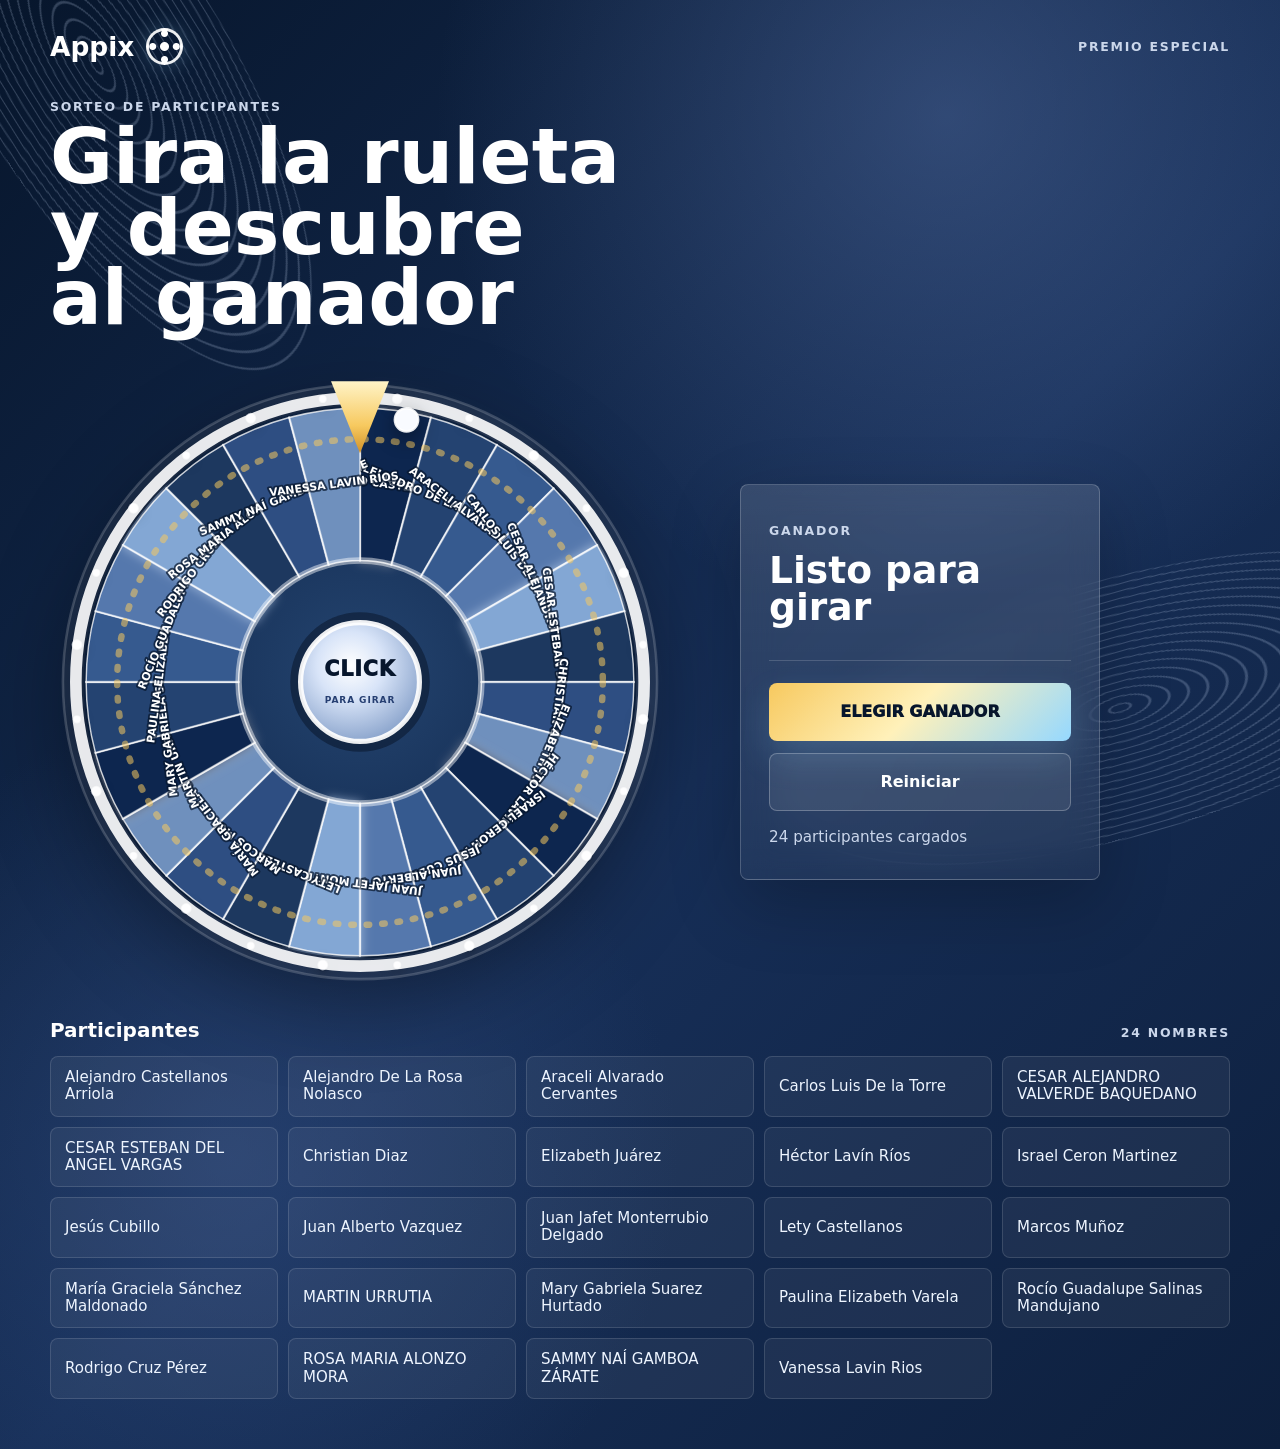
<file: index.html>
<!doctype html>
<html lang="es">
  <head>
    <meta charset="UTF-8" />
    <meta name="viewport" content="width=device-width, initial-scale=1.0" />
    <title>Ruleta de Premio | Appix</title>
    <link rel="stylesheet" href="styles.css" />
  </head>
  <body>
    <main class="app-shell">
      <section class="stage" aria-label="Ruleta para elegir ganador">
        <div class="brand-bar">
          <p class="brand-mark">Appix</p>
          <p class="event-label">Premio especial</p>
        </div>

        <div class="hero-copy">
          <p class="eyebrow">Sorteo de participantes</p>
          <h1>Gira la ruleta y descubre al ganador</h1>
        </div>

        <div class="roulette-layout">
          <div class="wheel-wrap">
            <div class="pointer" aria-hidden="true"></div>
            <svg class="wheel" viewBox="-240 -240 480 480" role="img" aria-labelledby="wheelTitle wheelDesc">
              <title id="wheelTitle">Ruleta con participantes</title>
              <desc id="wheelDesc">Cada sección representa una persona participante del sorteo.</desc>
              <defs>
                <filter id="softGlow" x="-40%" y="-40%" width="180%" height="180%">
                  <feGaussianBlur stdDeviation="4" result="blur" />
                  <feMerge>
                    <feMergeNode in="blur" />
                    <feMergeNode in="SourceGraphic" />
                  </feMerge>
                </filter>
                <radialGradient id="hubGradient" cx="42%" cy="36%" r="64%">
                  <stop offset="0%" stop-color="#ffffff" />
                  <stop offset="44%" stop-color="#d8e4f8" />
                  <stop offset="100%" stop-color="#8ea7ce" />
                </radialGradient>
                <radialGradient id="bowlGradient" cx="50%" cy="48%" r="56%">
                  <stop offset="0%" stop-color="#24446f" />
                  <stop offset="70%" stop-color="#142d53" />
                  <stop offset="100%" stop-color="#07162c" />
                </radialGradient>
                <clipPath id="rotorClip">
                  <circle r="214" />
                </clipPath>
              </defs>
              <circle class="wheel-track" r="230" />
              <circle class="roulette-bowl" r="214" />
              <g clip-path="url(#rotorClip)">
                <g id="wheelGroup"></g>
              </g>
              <g id="pinGroup" aria-hidden="true"></g>
              <circle class="wheel-rim" r="220" />
              <circle class="wheel-bezel" r="188" />
              <circle class="wheel-inner-ring" r="94" />
              <circle class="roulette-ball" cx="36" cy="-203" r="9" />
              <circle class="hub-shadow" r="54" />
              <circle class="hub" r="46" />
              <text class="hub-text" x="0" y="-5" text-anchor="middle">CLICK</text>
              <text class="hub-subtext" x="0" y="16" text-anchor="middle">PARA GIRAR</text>
            </svg>
          </div>

          <aside class="control-panel" aria-live="polite">
            <div class="winner-display">
              <span class="display-label">Ganador</span>
              <strong id="winnerName">Listo para girar</strong>
            </div>
            <button id="spinButton" class="spin-button" type="button">
              <span class="button-shine"></span>
              <span class="button-label">Elegir ganador</span>
            </button>
            <button id="resetButton" class="ghost-button" type="button">Reiniciar</button>
            <p id="statusText" class="status-text">24 participantes cargados</p>
          </aside>
        </div>
      </section>

      <section class="participants" aria-label="Lista de participantes">
        <div class="section-heading">
          <p>Participantes</p>
          <span>24 nombres</span>
        </div>
        <ul id="participantList"></ul>
      </section>
    </main>

    <div id="celebration" class="celebration" aria-hidden="true"></div>
    <script src="app.js"></script>
  </body>
</html>
</file>
<file: styles.css>
:root {
  --navy-950: #07162c;
  --navy-900: #0d1f3d;
  --navy-800: #172f58;
  --blue-700: #263f72;
  --blue-500: #49699f;
  --blue-300: #8da8d0;
  --cyan-300: #95d8ff;
  --gold-400: #f7c95f;
  --white: #fff;
  --muted: #cbd7eb;
  --glass: rgba(255, 255, 255, 0.08);
  --border: rgba(255, 255, 255, 0.2);
  color-scheme: dark;
  font-family:
    Inter, ui-sans-serif, system-ui, -apple-system, BlinkMacSystemFont, "Segoe UI", sans-serif;
}

* {
  box-sizing: border-box;
}

body {
  margin: 0;
  min-height: 100vh;
  overflow-x: hidden;
  color: var(--white);
  background:
    radial-gradient(circle at 74% 8%, rgba(91, 119, 174, 0.42), transparent 32rem),
    radial-gradient(circle at 18% 80%, rgba(48, 77, 129, 0.52), transparent 28rem),
    linear-gradient(135deg, var(--navy-950), var(--navy-800) 54%, var(--navy-900));
}

body::before,
body::after {
  position: fixed;
  z-index: -1;
  width: 44rem;
  height: 16rem;
  pointer-events: none;
  content: "";
  border-radius: 50%;
  opacity: 0.28;
  background:
    repeating-radial-gradient(
      ellipse at center,
      transparent 0 9px,
      rgba(210, 229, 255, 0.76) 10px 12px,
      transparent 13px 20px
    );
  filter: blur(0.2px);
}

body::before {
  top: -4rem;
  left: -16rem;
  transform: rotate(58deg);
}

body::after {
  right: -12rem;
  bottom: 4rem;
  transform: rotate(-16deg);
}

button {
  font: inherit;
}

.app-shell {
  width: min(1180px, calc(100% - 32px));
  margin: 0 auto;
  padding: 28px 0 40px;
}

.stage {
  min-height: calc(100vh - 64px);
  display: flex;
  flex-direction: column;
  justify-content: center;
}

.brand-bar {
  display: flex;
  align-items: center;
  justify-content: space-between;
  gap: 16px;
  margin-bottom: clamp(18px, 3vw, 34px);
}

.brand-mark {
  position: relative;
  display: inline-flex;
  align-items: center;
  gap: 12px;
  margin: 0;
  font-size: clamp(1.2rem, 2.2vw, 1.65rem);
  font-weight: 900;
  letter-spacing: 0;
}

.brand-mark::after {
  width: 31px;
  height: 31px;
  content: "";
  border: 3px solid rgba(255, 255, 255, 0.92);
  border-radius: 50%;
  background:
    radial-gradient(circle at 50% 50%, var(--white) 0 4px, transparent 5px),
    radial-gradient(circle at 50% 8%, var(--white) 0 3px, transparent 4px),
    radial-gradient(circle at 88% 50%, var(--white) 0 3px, transparent 4px),
    radial-gradient(circle at 50% 92%, var(--white) 0 3px, transparent 4px),
    radial-gradient(circle at 12% 50%, var(--white) 0 3px, transparent 4px);
  box-shadow: 0 0 22px rgba(149, 216, 255, 0.24);
}

.event-label,
.eyebrow,
.display-label,
.section-heading span {
  color: var(--muted);
  font-size: 0.78rem;
  font-weight: 800;
  letter-spacing: 0.14em;
  text-transform: uppercase;
}

.event-label,
.eyebrow {
  margin: 0;
}

.hero-copy {
  max-width: 760px;
  margin-bottom: clamp(18px, 4vw, 38px);
}

h1 {
  max-width: 760px;
  margin: 8px 0 0;
  font-size: clamp(2.2rem, 6vw, 5rem);
  line-height: 0.92;
  letter-spacing: 0;
  text-wrap: balance;
}

.roulette-layout {
  display: grid;
  grid-template-columns: minmax(310px, 620px) minmax(270px, 360px);
  align-items: center;
  gap: clamp(28px, 6vw, 70px);
}

.wheel-wrap {
  position: relative;
  width: min(100%, 620px);
  aspect-ratio: 1;
  display: grid;
  place-items: center;
}

.wheel-wrap::before {
  position: absolute;
  inset: 5%;
  content: "";
  border-radius: 50%;
  background:
    radial-gradient(circle, rgba(149, 216, 255, 0.14), transparent 62%),
    conic-gradient(from 0deg, rgba(255, 255, 255, 0.18), transparent 18%, rgba(255, 255, 255, 0.14), transparent 40%);
  filter: blur(16px);
  animation: auraPulse 2.8s ease-in-out infinite;
}

.wheel {
  position: relative;
  z-index: 1;
  width: 100%;
  height: 100%;
  overflow: visible;
  filter: drop-shadow(0 26px 44px rgba(0, 0, 0, 0.38));
}

.wheel-wrap.is-spinning .pointer {
  animation: pointerTick 0.12s linear infinite;
}

.pointer {
  position: absolute;
  top: 1.5%;
  left: 50%;
  z-index: 3;
  width: clamp(38px, 7vw, 58px);
  height: clamp(48px, 9vw, 72px);
  transform: translateX(-50%);
  clip-path: polygon(50% 100%, 0 0, 100% 0);
  background: linear-gradient(180deg, #fff4c8, var(--gold-400) 62%, #d09129);
  filter: drop-shadow(0 10px 14px rgba(0, 0, 0, 0.35));
}

.wheel-track {
  fill: rgba(255, 255, 255, 0.055);
  stroke: rgba(255, 255, 255, 0.18);
  stroke-width: 2;
}

.roulette-bowl {
  fill: url("#bowlGradient");
}

.slice {
  stroke: rgba(255, 255, 255, 0.78);
  stroke-width: 1.1;
}

.slice:nth-child(4n + 1) {
  filter: url("#softGlow");
}

.name-label {
  fill: var(--white);
  font-size: 8.5px;
  font-weight: 850;
  letter-spacing: 0;
  text-transform: uppercase;
  paint-order: stroke;
  stroke: rgba(7, 22, 44, 0.72);
  stroke-width: 2.8px;
  stroke-linejoin: round;
}

.pocket-line {
  stroke: rgba(255, 255, 255, 0.42);
  stroke-linecap: round;
  stroke-width: 2;
}

.pin {
  fill: #f5f8ff;
  stroke: rgba(7, 22, 44, 0.36);
  stroke-width: 1.5;
  filter: drop-shadow(0 2px 5px rgba(0, 0, 0, 0.34));
}

.wheel-rim,
.wheel-bezel,
.roulette-ball,
.wheel-inner-ring {
  fill: none;
  pointer-events: none;
}

.wheel-rim {
  stroke: rgba(255, 255, 255, 0.9);
  stroke-width: 9;
}

.wheel-bezel {
  stroke: rgba(247, 201, 95, 0.54);
  stroke-dasharray: 2 10;
  stroke-linecap: round;
  stroke-width: 5;
}

.wheel-inner-ring {
  stroke: rgba(255, 255, 255, 0.46);
  stroke-width: 5;
}

.roulette-ball {
  fill: #f9fbff;
  stroke: rgba(255, 255, 255, 0.9);
  stroke-width: 2;
  filter: drop-shadow(0 5px 8px rgba(0, 0, 0, 0.42));
}

.hub-shadow {
  fill: rgba(3, 10, 24, 0.42);
}

.hub {
  fill: url("#hubGradient");
  stroke: rgba(255, 255, 255, 0.92);
  stroke-width: 4;
}

.hub-text {
  fill: var(--navy-950);
  font-size: 16px;
  font-weight: 950;
  letter-spacing: 0.04em;
}

.hub-subtext {
  fill: var(--blue-700);
  font-size: 7px;
  font-weight: 900;
  letter-spacing: 0.1em;
}

.control-panel {
  padding: clamp(18px, 3vw, 28px);
  border: 1px solid var(--border);
  border-radius: 8px;
  background: linear-gradient(180deg, rgba(255, 255, 255, 0.13), rgba(255, 255, 255, 0.05));
  box-shadow: 0 24px 70px rgba(0, 0, 0, 0.22);
  backdrop-filter: blur(16px);
}

.winner-display {
  min-height: 148px;
  display: flex;
  flex-direction: column;
  justify-content: center;
  gap: 14px;
  margin-bottom: 22px;
  padding-bottom: 22px;
  border-bottom: 1px solid rgba(255, 255, 255, 0.16);
}

.winner-display strong {
  min-height: 4.8rem;
  color: var(--white);
  font-size: clamp(1.55rem, 3vw, 2.35rem);
  line-height: 1;
  letter-spacing: 0;
  overflow-wrap: anywhere;
}

.spin-button,
.ghost-button {
  width: 100%;
  min-height: 58px;
  border: 0;
  border-radius: 8px;
  color: var(--navy-950);
  cursor: pointer;
}

.spin-button {
  position: relative;
  overflow: hidden;
  display: inline-flex;
  align-items: center;
  justify-content: center;
  background: linear-gradient(135deg, var(--gold-400), #fff1ba 48%, var(--cyan-300));
  box-shadow: 0 16px 34px rgba(149, 216, 255, 0.18);
  font-weight: 950;
  text-transform: uppercase;
}

.button-shine {
  position: absolute;
  inset: 0;
  transform: translateX(-120%) skewX(-18deg);
  background: linear-gradient(90deg, transparent, rgba(255, 255, 255, 0.7), transparent);
  animation: shine 2.6s ease-in-out infinite;
}

.button-label {
  position: relative;
  z-index: 1;
}

.spin-button:hover {
  transform: translateY(-1px);
}

.spin-button:disabled {
  cursor: wait;
  opacity: 0.76;
}

.ghost-button {
  margin-top: 12px;
  border: 1px solid rgba(255, 255, 255, 0.26);
  color: var(--white);
  background: rgba(255, 255, 255, 0.08);
  font-weight: 850;
}

.status-text {
  min-height: 1.5rem;
  margin: 16px 0 0;
  color: var(--muted);
  font-size: 0.95rem;
  line-height: 1.35;
}

.participants {
  padding: 26px 0 10px;
}

.section-heading {
  display: flex;
  align-items: baseline;
  justify-content: space-between;
  gap: 16px;
  margin-bottom: 14px;
}

.section-heading p {
  margin: 0;
  font-size: 1.25rem;
  font-weight: 900;
}

#participantList {
  display: grid;
  grid-template-columns: repeat(auto-fit, minmax(220px, 1fr));
  gap: 10px;
  margin: 0;
  padding: 0;
  list-style: none;
}

#participantList li {
  min-height: 50px;
  display: flex;
  align-items: center;
  padding: 12px 14px;
  border: 1px solid rgba(255, 255, 255, 0.13);
  border-radius: 8px;
  color: #eef5ff;
  background: rgba(255, 255, 255, 0.055);
  font-size: 0.94rem;
  line-height: 1.15;
}

#participantList li.is-winner {
  border-color: rgba(247, 201, 95, 0.9);
  background: rgba(247, 201, 95, 0.18);
  box-shadow: 0 0 0 1px rgba(247, 201, 95, 0.24);
}

.celebration {
  position: fixed;
  inset: 0;
  z-index: 10;
  pointer-events: none;
  overflow: hidden;
}

.confetti {
  position: absolute;
  top: -20px;
  width: 10px;
  height: 18px;
  border-radius: 2px;
  animation: confettiFall var(--fall-time) cubic-bezier(0.12, 0.62, 0.38, 1) forwards;
}

@keyframes auraPulse {
  0%,
  100% {
    transform: scale(0.98);
    opacity: 0.72;
  }
  50% {
    transform: scale(1.04);
    opacity: 1;
  }
}

@keyframes shine {
  0%,
  48% {
    transform: translateX(-120%) skewX(-18deg);
  }
  78%,
  100% {
    transform: translateX(120%) skewX(-18deg);
  }
}

@keyframes pointerTick {
  0%,
  100% {
    transform: translateX(-50%) rotate(0deg);
  }
  50% {
    transform: translateX(-50%) rotate(5deg);
  }
}

@keyframes confettiFall {
  0% {
    transform: translate3d(0, 0, 0) rotate(0deg);
    opacity: 1;
  }
  100% {
    transform: translate3d(var(--drift), calc(100vh + 80px), 0) rotate(var(--spin));
    opacity: 0;
  }
}

@media (max-width: 860px) {
  .stage {
    min-height: auto;
    padding-top: 8px;
  }

  .brand-bar {
    align-items: flex-start;
    flex-direction: column;
  }

  .roulette-layout {
    grid-template-columns: 1fr;
  }

  .control-panel {
    order: -1;
  }
}

@media (max-width: 520px) {
  .app-shell {
    width: min(100% - 20px, 1180px);
  }

  h1 {
    font-size: clamp(2rem, 12vw, 3.4rem);
  }

  .winner-display strong {
    font-size: 1.55rem;
  }

  .name-label {
    font-size: 7.8px;
  }
}

@media (prefers-reduced-motion: reduce) {
  *,
  *::before,
  *::after {
    scroll-behavior: auto !important;
    animation-duration: 0.001ms !important;
    animation-iteration-count: 1 !important;
    transition-duration: 0.001ms !important;
  }
}
</file>
